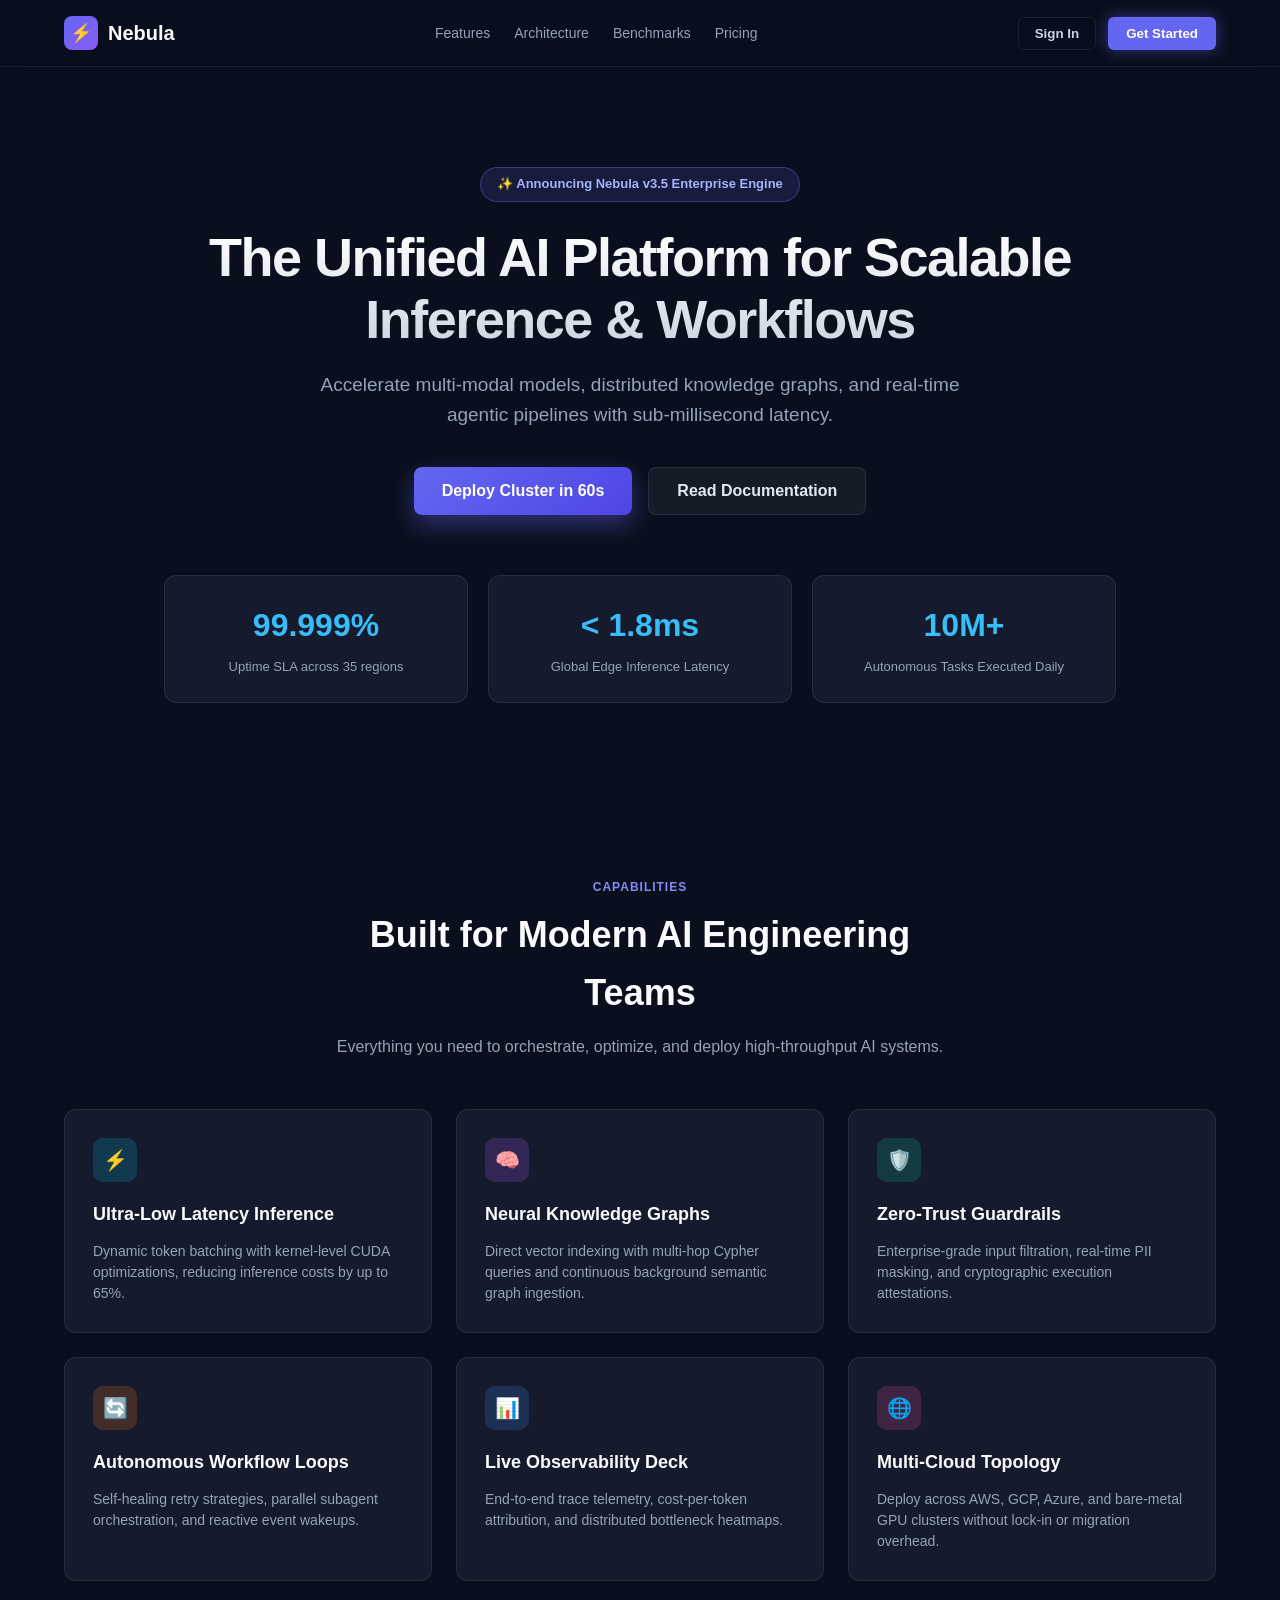
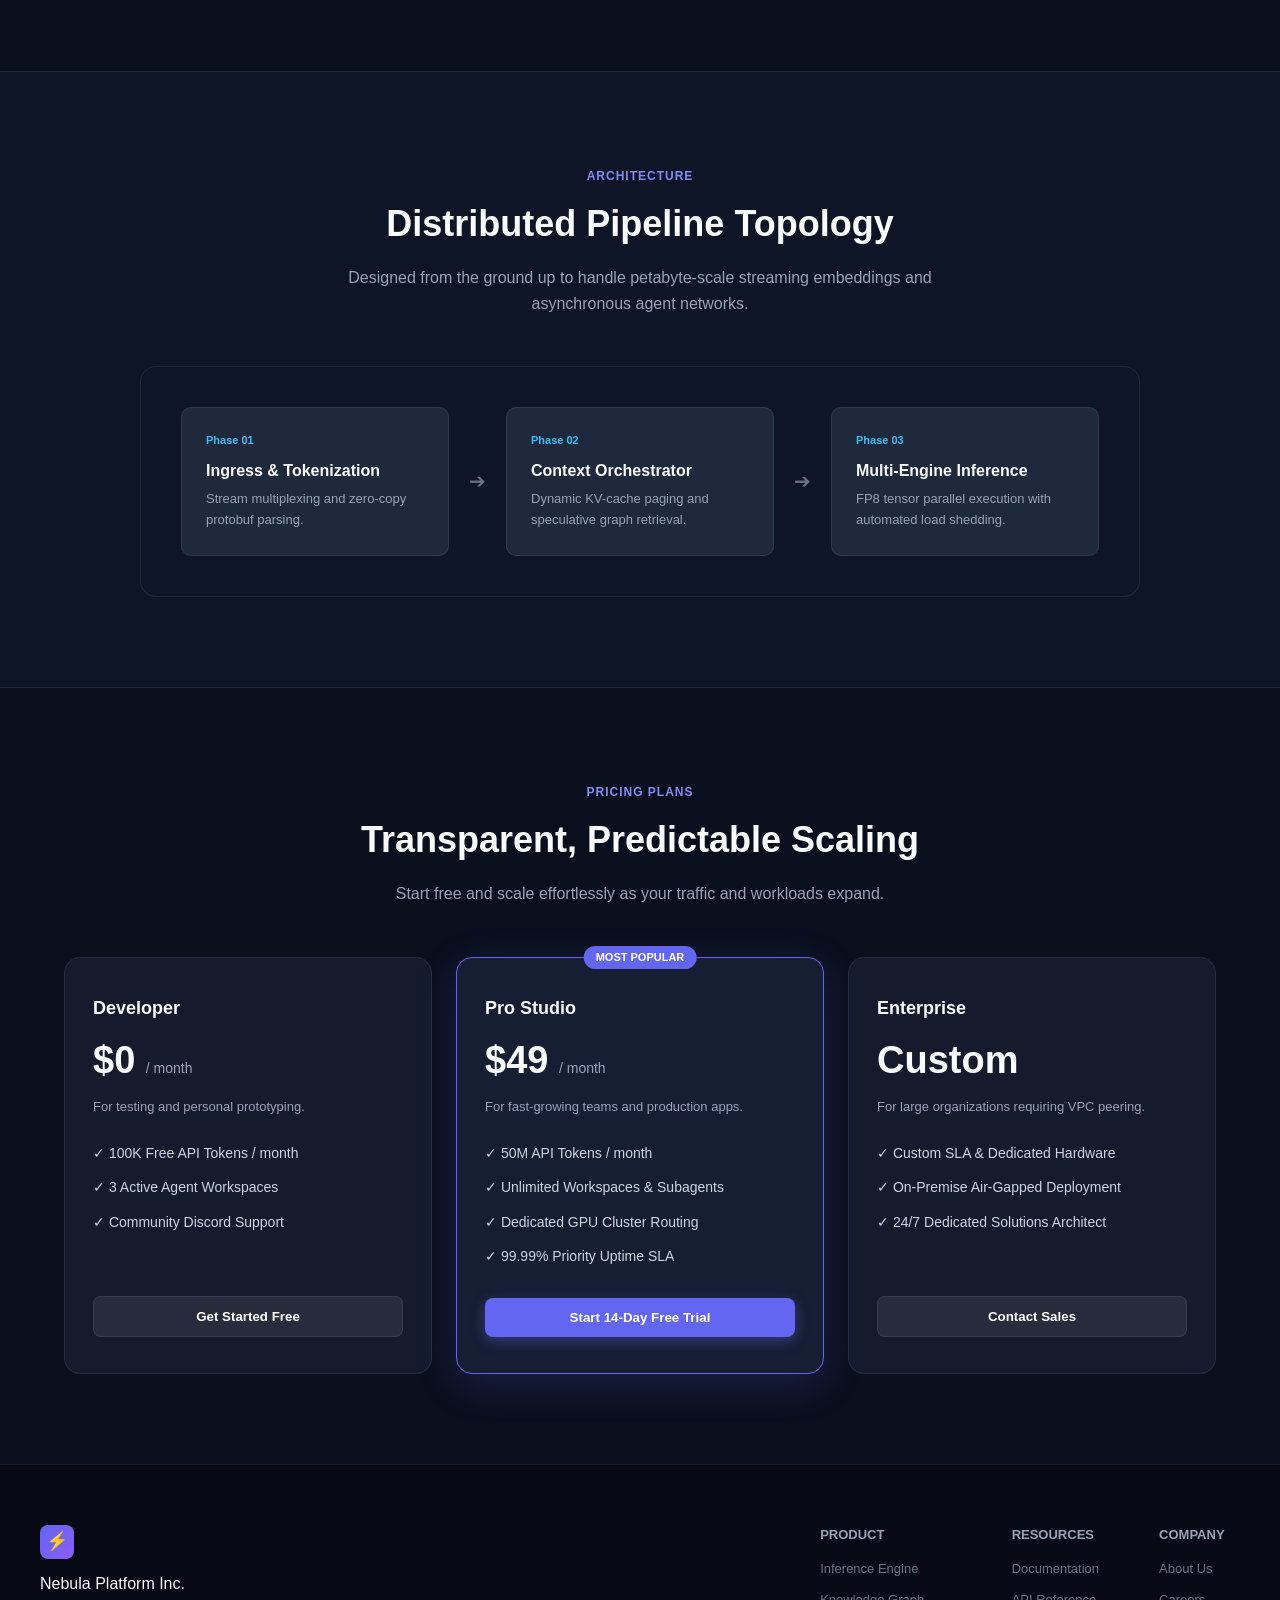
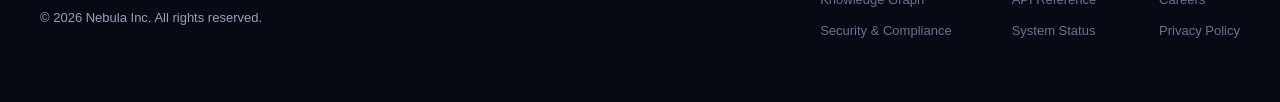
<file: demo/index.html>
<!DOCTYPE html>
<html lang="en">
<head>
  <meta charset="UTF-8">
  <meta name="viewport" content="width=device-width, initial-scale=1.0">
  <title>Nebula Cloud - Next-Gen Autonomous AI Platform</title>
  <link rel="stylesheet" href="style.css">
</head>
<body>
  <!-- Fixed Header -->
  <header class="navbar">
    <div class="nav-container">
      <div class="nav-brand">
        <div class="nav-logo">⚡</div>
        <span class="nav-title">Nebula</span>
      </div>
      <nav class="nav-links">
        <a href="#features">Features</a>
        <a href="#architecture">Architecture</a>
        <a href="#benchmarks">Benchmarks</a>
        <a href="#pricing">Pricing</a>
      </nav>
      <div class="nav-actions">
        <button class="btn-ghost">Sign In</button>
        <button class="btn-glow">Get Started</button>
      </div>
    </div>
  </header>

  <!-- Hero Section -->
  <section class="hero-section">
    <div class="hero-content">
      <div class="hero-pill">✨ Announcing Nebula v3.5 Enterprise Engine</div>
      <h1 class="hero-title">The Unified AI Platform for Scalable Inference & Workflows</h1>
      <p class="hero-subtitle">
        Accelerate multi-modal models, distributed knowledge graphs, and real-time agentic pipelines with sub-millisecond latency.
      </p>
      <div class="hero-buttons">
        <button class="btn-hero-primary">Deploy Cluster in 60s</button>
        <button class="btn-hero-secondary">Read Documentation</button>
      </div>
      <div class="stats-row">
        <div class="stat-card">
          <div class="stat-num">99.999%</div>
          <div class="stat-desc">Uptime SLA across 35 regions</div>
        </div>
        <div class="stat-card">
          <div class="stat-num">&lt; 1.8ms</div>
          <div class="stat-desc">Global Edge Inference Latency</div>
        </div>
        <div class="stat-card">
          <div class="stat-num">10M+</div>
          <div class="stat-desc">Autonomous Tasks Executed Daily</div>
        </div>
      </div>
    </div>
  </section>

  <!-- Feature Grid Section -->
  <section id="features" class="section-container">
    <div class="section-header">
      <span class="section-tag">Capabilities</span>
      <h2 class="section-title">Built for Modern AI Engineering Teams</h2>
      <p class="section-desc">Everything you need to orchestrate, optimize, and deploy high-throughput AI systems.</p>
    </div>

    <div class="grid-3">
      <div class="feature-card">
        <div class="feature-icon icon-cyan">⚡</div>
        <h3>Ultra-Low Latency Inference</h3>
        <p>Dynamic token batching with kernel-level CUDA optimizations, reducing inference costs by up to 65%.</p>
      </div>

      <div class="feature-card">
        <div class="feature-icon icon-purple">🧠</div>
        <h3>Neural Knowledge Graphs</h3>
        <p>Direct vector indexing with multi-hop Cypher queries and continuous background semantic graph ingestion.</p>
      </div>

      <div class="feature-card">
        <div class="feature-icon icon-emerald">🛡️</div>
        <h3>Zero-Trust Guardrails</h3>
        <p>Enterprise-grade input filtration, real-time PII masking, and cryptographic execution attestations.</p>
      </div>

      <div class="feature-card">
        <div class="feature-icon icon-orange">🔄</div>
        <h3>Autonomous Workflow Loops</h3>
        <p>Self-healing retry strategies, parallel subagent orchestration, and reactive event wakeups.</p>
      </div>

      <div class="feature-card">
        <div class="feature-icon icon-blue">📊</div>
        <h3>Live Observability Deck</h3>
        <p>End-to-end trace telemetry, cost-per-token attribution, and distributed bottleneck heatmaps.</p>
      </div>

      <div class="feature-card">
        <div class="feature-icon icon-pink">🌐</div>
        <h3>Multi-Cloud Topology</h3>
        <p>Deploy across AWS, GCP, Azure, and bare-metal GPU clusters without lock-in or migration overhead.</p>
      </div>
    </div>
  </section>

  <!-- Architecture Showcase -->
  <section id="architecture" class="section-container bg-subtle">
    <div class="section-header">
      <span class="section-tag">Architecture</span>
      <h2 class="section-title">Distributed Pipeline Topology</h2>
      <p class="section-desc">Designed from the ground up to handle petabyte-scale streaming embeddings and asynchronous agent networks.</p>
    </div>

    <div class="arch-box">
      <div class="arch-grid">
        <div class="arch-step">
          <div class="step-badge">Phase 01</div>
          <h4>Ingress & Tokenization</h4>
          <p>Stream multiplexing and zero-copy protobuf parsing.</p>
        </div>
        <div class="arch-arrow">➔</div>
        <div class="arch-step">
          <div class="step-badge">Phase 02</div>
          <h4>Context Orchestrator</h4>
          <p>Dynamic KV-cache paging and speculative graph retrieval.</p>
        </div>
        <div class="arch-arrow">➔</div>
        <div class="arch-step">
          <div class="step-badge">Phase 03</div>
          <h4>Multi-Engine Inference</h4>
          <p>FP8 tensor parallel execution with automated load shedding.</p>
        </div>
      </div>
    </div>
  </section>

  <!-- Pricing Comparison -->
  <section id="pricing" class="section-container">
    <div class="section-header">
      <span class="section-tag">Pricing Plans</span>
      <h2 class="section-title">Transparent, Predictable Scaling</h2>
      <p class="section-desc">Start free and scale effortlessly as your traffic and workloads expand.</p>
    </div>

    <div class="pricing-grid">
      <div class="pricing-card">
        <div class="plan-name">Developer</div>
        <div class="plan-price">$0 <span>/ month</span></div>
        <p class="plan-desc">For testing and personal prototyping.</p>
        <ul class="plan-features">
          <li>✓ 100K Free API Tokens / month</li>
          <li>✓ 3 Active Agent Workspaces</li>
          <li>✓ Community Discord Support</li>
        </ul>
        <button class="btn-card">Get Started Free</button>
      </div>

      <div class="pricing-card featured">
        <div class="featured-ribbon">Most Popular</div>
        <div class="plan-name">Pro Studio</div>
        <div class="plan-price">$49 <span>/ month</span></div>
        <p class="plan-desc">For fast-growing teams and production apps.</p>
        <ul class="plan-features">
          <li>✓ 50M API Tokens / month</li>
          <li>✓ Unlimited Workspaces & Subagents</li>
          <li>✓ Dedicated GPU Cluster Routing</li>
          <li>✓ 99.99% Priority Uptime SLA</li>
        </ul>
        <button class="btn-card primary">Start 14-Day Free Trial</button>
      </div>

      <div class="pricing-card">
        <div class="plan-name">Enterprise</div>
        <div class="plan-price">Custom</div>
        <p class="plan-desc">For large organizations requiring VPC peering.</p>
        <ul class="plan-features">
          <li>✓ Custom SLA & Dedicated Hardware</li>
          <li>✓ On-Premise Air-Gapped Deployment</li>
          <li>✓ 24/7 Dedicated Solutions Architect</li>
        </ul>
        <button class="btn-card">Contact Sales</button>
      </div>
    </div>
  </section>

  <!-- Footer -->
  <footer class="site-footer">
    <div class="footer-container">
      <div class="footer-brand">
        <div class="nav-logo">⚡</div>
        <span class="nav-title">Nebula Platform Inc.</span>
        <p class="footer-sub">© 2026 Nebula Inc. All rights reserved.</p>
      </div>
      <div class="footer-links-grid">
        <div class="footer-col">
          <h5>Product</h5>
          <a href="#">Inference Engine</a>
          <a href="#">Knowledge Graph</a>
          <a href="#">Security & Compliance</a>
        </div>
        <div class="footer-col">
          <h5>Resources</h5>
          <a href="#">Documentation</a>
          <a href="#">API Reference</a>
          <a href="#">System Status</a>
        </div>
        <div class="footer-col">
          <h5>Company</h5>
          <a href="#">About Us</a>
          <a href="#">Careers</a>
          <a href="#">Privacy Policy</a>
        </div>
      </div>
    </div>
  </footer>
</body>
</html>
</file>
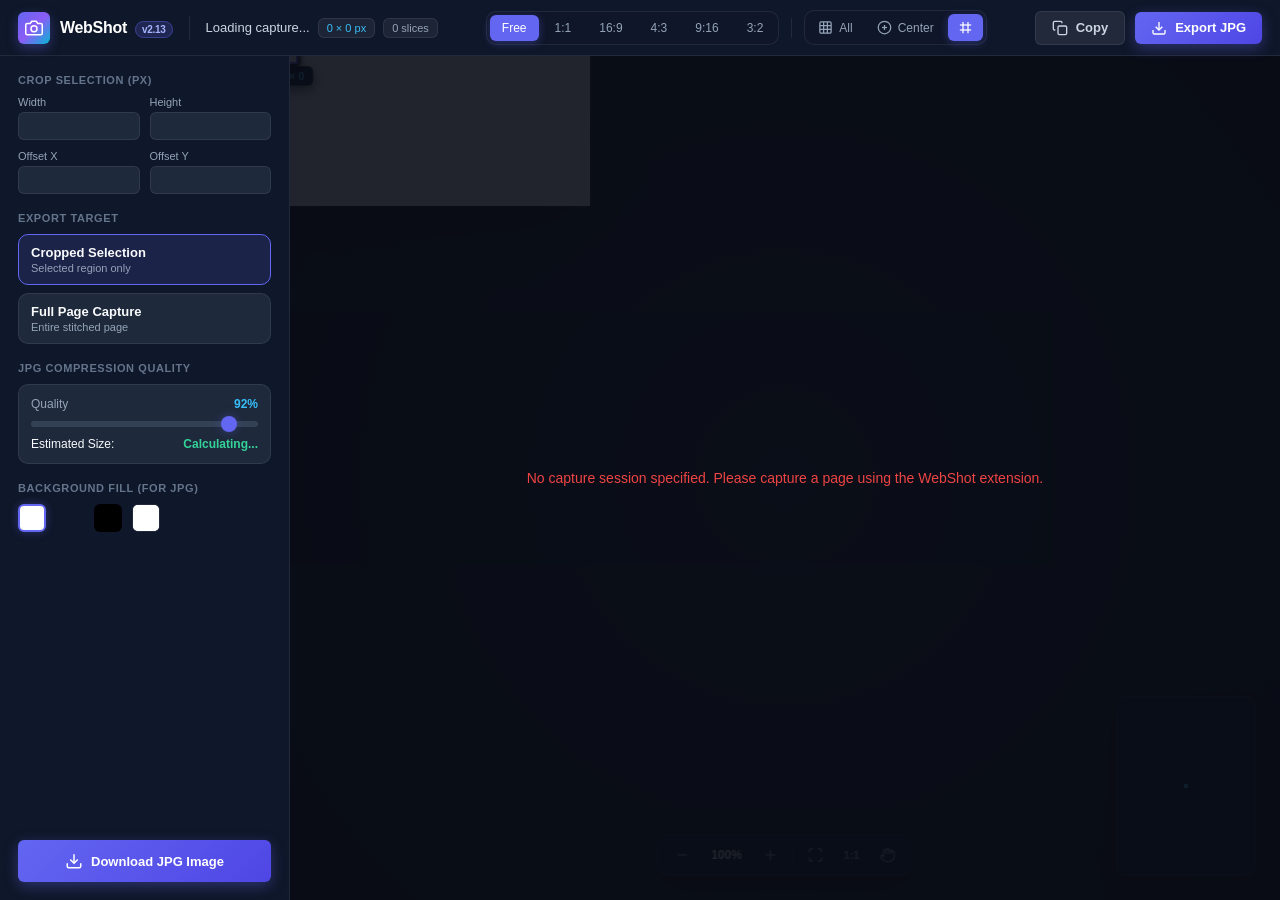
<file: editor/editor.html>
<!DOCTYPE html>
<html lang="en">
<head>
  <meta charset="UTF-8">
  <meta name="viewport" content="width=device-width, initial-scale=1.0">
  <title>WebShot Editor - Crop & Export JPG</title>
  <link rel="stylesheet" href="editor.css">
</head>
<body>
  <div class="editor-app">
    <!-- Top Navigation Header -->
    <header class="app-header">
      <div class="header-left">
        <div class="brand">
          <div class="brand-logo">
            <svg viewBox="0 0 24 24" fill="none" stroke="currentColor" stroke-width="2">
              <path d="M23 19a2 2 0 0 1-2 2H3a2 2 0 0 1-2-2V8a2 2 0 0 1 2-2h4l2-3h6l2 3h4a2 2 0 0 1 2 2z"></path>
              <circle cx="12" cy="13" r="4"></circle>
            </svg>
          </div>
          <span class="brand-title">WebShot <span class="badge">v2.13</span></span>
        </div>
        <div class="meta-divider"></div>
        <div class="page-meta">
          <span id="pageTitle" class="page-title-text" title="Page title">Loading capture...</span>
          <span id="dimensionBadge" class="dimension-badge">0 × 0 px</span>
          <span id="sliceCountBadge" class="slice-badge">0 slices</span>
        </div>
      </div>

      <div class="header-center">
        <!-- Aspect Ratio Controls -->
        <div class="toolbar-group aspect-group" id="aspectRatioGroup">
          <button class="tool-btn active" data-ratio="free" title="Freeform Crop">Free</button>
          <button class="tool-btn" data-ratio="1:1" title="Square (1:1)">1:1</button>
          <button class="tool-btn" data-ratio="16:9" title="Widescreen (16:9)">16:9</button>
          <button class="tool-btn" data-ratio="4:3" title="Standard (4:3)">4:3</button>
          <button class="tool-btn" data-ratio="9:16" title="Vertical Story / Mobile (9:16)">9:16</button>
          <button class="tool-btn" data-ratio="3:2" title="Photo (3:2)">3:2</button>
        </div>

        <div class="toolbar-divider"></div>

        <!-- Crop Utilities -->
        <div class="toolbar-group">
          <button id="btnSelectAll" class="tool-btn icon-tool-btn" title="Select Entire Image">
            <svg viewBox="0 0 24 24" width="15" height="15" fill="none" stroke="currentColor" stroke-width="2">
              <rect x="3" y="3" width="18" height="18" rx="2"></rect>
              <path d="M9 3v18M15 3v18M3 9h18M3 15h18"></path>
            </svg>
            <span>All</span>
          </button>
          <button id="btnCenterCrop" class="tool-btn icon-tool-btn" title="Center Crop Box">
            <svg viewBox="0 0 24 24" width="15" height="15" fill="none" stroke="currentColor" stroke-width="2">
              <circle cx="12" cy="12" r="10"></circle>
              <line x1="12" y1="8" x2="12" y2="16"></line>
              <line x1="8" y1="12" x2="16" y2="12"></line>
            </svg>
            <span>Center</span>
          </button>
          <button id="btnToggleGrid" class="tool-btn icon-tool-btn active" title="Toggle Composition Grid">
            <svg viewBox="0 0 24 24" width="15" height="15" fill="none" stroke="currentColor" stroke-width="2">
              <line x1="8" y1="3" x2="8" y2="21"></line>
              <line x1="16" y1="3" x2="16" y2="21"></line>
              <line x1="3" y1="8" x2="21" y2="8"></line>
              <line x1="3" y1="16" x2="21" y2="16"></line>
            </svg>
          </button>
        </div>
      </div>

      <div class="header-right">
        <!-- Quick Export Buttons -->
        <button id="btnCopyClipboard" class="btn-secondary">
          <svg viewBox="0 0 24 24" width="16" height="16" fill="none" stroke="currentColor" stroke-width="2">
            <rect x="9" y="9" width="13" height="13" rx="2" ry="2"></rect>
            <path d="M5 15H4a2 2 0 0 1-2-2V4a2 2 0 0 1 2-2h9a2 2 0 0 1 2 2v1"></path>
          </svg>
          <span>Copy</span>
        </button>

        <button id="btnOpenExportPanel" class="btn-primary">
          <svg viewBox="0 0 24 24" width="16" height="16" fill="none" stroke="currentColor" stroke-width="2">
            <path d="M21 15v4a2 2 0 0 1-2 2H5a2 2 0 0 1-2-2v-4"></path>
            <polyline points="7 10 12 15 17 10"></polyline>
            <line x1="12" y1="15" x2="12" y2="3"></line>
          </svg>
          <span>Export JPG</span>
        </button>
      </div>
    </header>

    <!-- Main Workspace -->
    <div class="workspace-layout">
      <!-- Left Tool Sidebar (Dimensions, Coordinates, Quick Adjust) -->
      <aside class="sidebar-panel">
        <div class="panel-section">
          <div class="section-heading">Crop Selection (px)</div>
          <div class="input-row">
            <div class="input-field">
              <label for="cropWidthInput">Width</label>
              <input type="number" id="cropWidthInput" min="10" step="1">
            </div>
            <div class="input-field">
              <label for="cropHeightInput">Height</label>
              <input type="number" id="cropHeightInput" min="10" step="1">
            </div>
          </div>
          <div class="input-row">
            <div class="input-field">
              <label for="cropXInput">Offset X</label>
              <input type="number" id="cropXInput" min="0" step="1">
            </div>
            <div class="input-field">
              <label for="cropYInput">Offset Y</label>
              <input type="number" id="cropYInput" min="0" step="1">
            </div>
          </div>
        </div>

        <div class="panel-section">
          <div class="section-heading">Export Target</div>
          <div class="radio-cards">
            <label class="radio-card active">
              <input type="radio" name="exportTarget" value="crop" checked>
              <span class="card-title">Cropped Selection</span>
              <span class="card-desc" id="cropTargetDesc">Selected region only</span>
            </label>
            <label class="radio-card">
              <input type="radio" name="exportTarget" value="full">
              <span class="card-title">Full Page Capture</span>
              <span class="card-desc" id="fullTargetDesc">Entire stitched page</span>
            </label>
          </div>
        </div>

        <div class="panel-section">
          <div class="section-heading">JPG Compression Quality</div>
          <div class="quality-slider-container">
            <div class="quality-header">
              <span class="quality-label">Quality</span>
              <span id="qualityValText" class="quality-val">92%</span>
            </div>
            <input type="range" id="jpgQualitySlider" min="20" max="100" value="92" class="slider-control">
            <div class="quality-footer">
              <span>Estimated Size:</span>
              <span id="estFileSize" class="est-size-val">Calculating...</span>
            </div>
          </div>
        </div>

        <div class="panel-section">
          <div class="section-heading">Background Fill (for JPG)</div>
          <div class="color-presets">
            <button class="color-btn active" data-color="#ffffff" style="background: #ffffff;" title="White"></button>
            <button class="color-btn" data-color="#0f172a" style="background: #0f172a;" title="Dark Slate"></button>
            <button class="color-btn" data-color="#000000" style="background: #000000;" title="Pure Black"></button>
            <div class="color-picker-wrapper">
              <input type="color" id="customBgColor" value="#ffffff">
            </div>
          </div>
        </div>

        <div class="panel-section export-action-box">
          <button id="btnDirectDownload" class="btn-primary btn-block">
            <svg viewBox="0 0 24 24" width="18" height="18" fill="none" stroke="currentColor" stroke-width="2">
              <path d="M21 15v4a2 2 0 0 1-2 2H5a2 2 0 0 1-2-2v-4"></path>
              <polyline points="7 10 12 15 17 10"></polyline>
              <line x1="12" y1="15" x2="12" y2="3"></line>
            </svg>
            <span>Download JPG Image</span>
          </button>
        </div>
      </aside>

      <!-- Central Canvas Viewport Stage -->
      <main class="canvas-stage" id="canvasStage">
        <!-- Loading Spinner Overlay -->
        <div id="loadingOverlay" class="loading-overlay">
          <div class="spinner"></div>
          <div class="loading-text" id="loadingStatusText">Stitching high-resolution capture...</div>
        </div>

        <!-- Canvas Container transformed by pan & zoom -->
        <div class="viewport-viewport" id="viewportViewport">
          <div class="canvas-transform-wrapper" id="canvasTransformWrapper">
            <canvas id="compositeCanvas" class="composite-canvas"></canvas>
            <!-- Interactive Crop Box Overlay Container -->
            <div id="cropperOverlay" class="cropper-overlay">
              <div id="cropShadeTop" class="crop-shade"></div>
              <div id="cropShadeBottom" class="crop-shade"></div>
              <div id="cropShadeLeft" class="crop-shade"></div>
              <div id="cropShadeRight" class="crop-shade"></div>

              <!-- Draggable / Resizable Crop Box -->
              <div id="cropBox" class="crop-box">
                <!-- Grid Lines -->
                <div class="crop-grid-line horizontal h1"></div>
                <div class="crop-grid-line horizontal h2"></div>
                <div class="crop-grid-line vertical v1"></div>
                <div class="crop-grid-line vertical v2"></div>

                <!-- Dimension Badge -->
                <div id="cropBadge" class="crop-box-badge">0 × 0</div>

                <!-- 8 Resize Handles -->
                <div class="crop-handle handle-nw" data-handle="nw"></div>
                <div class="crop-handle handle-n" data-handle="n"></div>
                <div class="crop-handle handle-ne" data-handle="ne"></div>
                <div class="crop-handle handle-e" data-handle="e"></div>
                <div class="crop-handle handle-se" data-handle="se"></div>
                <div class="crop-handle handle-s" data-handle="s"></div>
                <div class="crop-handle handle-sw" data-handle="sw"></div>
                <div class="crop-handle handle-w" data-handle="w"></div>
              </div>
            </div>
          </div>
        </div>

        <!-- Floating Canvas Controls (Zoom, Pan, Fit) -->
        <div class="floating-controls">
          <button id="btnZoomOut" class="float-btn" title="Zoom Out (-)">
            <svg viewBox="0 0 24 24" width="16" height="16" fill="none" stroke="currentColor" stroke-width="2">
              <line x1="5" y1="12" x2="19" y2="12"></line>
            </svg>
          </button>
          <span id="zoomLevelText" class="zoom-text">100%</span>
          <button id="btnZoomIn" class="float-btn" title="Zoom In (+)">
            <svg viewBox="0 0 24 24" width="16" height="16" fill="none" stroke="currentColor" stroke-width="2">
              <line x1="12" y1="5" x2="12" y2="19"></line>
              <line x1="5" y1="12" x2="19" y2="12"></line>
            </svg>
          </button>
          <div class="float-divider"></div>
          <button id="btnFitScreen" class="float-btn" title="Fit to Screen">
            <svg viewBox="0 0 24 24" width="16" height="16" fill="none" stroke="currentColor" stroke-width="2">
              <path d="M8 3H5a2 2 0 0 0-2 2v3m18 0V5a2 2 0 0 0-2-2h-3m0 18h3a2 2 0 0 0 2-2v-3M3 16v3a2 2 0 0 0 2 2h3"></path>
            </svg>
          </button>
          <button id="btnActualSize" class="float-btn" title="100% Actual Size">
            <span>1:1</span>
          </button>
          <button id="btnPanTool" class="float-btn" title="Toggle Pan / Hand Tool (Space + Drag)">
            <svg viewBox="0 0 24 24" width="16" height="16" fill="none" stroke="currentColor" stroke-width="2">
              <path d="M18 11V6a2 2 0 0 0-2-2v0a2 2 0 0 0-2 2v0"></path>
              <path d="M14 10V4a2 2 0 0 0-2-2v0a2 2 0 0 0-2 2v2"></path>
              <path d="M10 10.5V6a2 2 0 0 0-2-2v0a2 2 0 0 0-2 2v8"></path>
              <path d="M18 8a2 2 0 1 1 4 0v6a8 8 0 0 1-8 8h-2c-2.8 0-4.5-.86-5.99-2.34l-3.6-3.6a2 2 0 0 1 2.83-2.82L7 15"></path>
            </svg>
          </button>
        </div>

        <!-- Minimap Navigator Thumbnail -->
        <div id="minimap" class="minimap-container">
          <canvas id="minimapCanvas" class="minimap-canvas"></canvas>
          <div id="minimapViewportRect" class="minimap-viewport-rect"></div>
        </div>
      </main>
    </div>

    <!-- Export Modal Dialog -->
    <dialog id="exportDialog" class="modal-dialog">
      <div class="modal-card">
        <div class="modal-header">
          <div class="modal-title">Export Screenshot to JPG</div>
          <button id="btnCloseModal" class="btn-close-modal">✕</button>
        </div>
        <div class="modal-body">
          <div class="form-group">
            <label for="exportFilename">Filename</label>
            <div class="input-with-ext">
              <input type="text" id="exportFilename" value="webshot-capture">
              <span class="file-ext">.jpg</span>
            </div>
          </div>

          <div class="export-summary-grid">
            <div class="summary-item">
              <span class="summary-lbl">Resolution</span>
              <span id="modalExportRes" class="summary-val">0 × 0 px</span>
            </div>
            <div class="summary-item">
              <span class="summary-lbl">Est. Size</span>
              <span id="modalExportSize" class="summary-val">~1.2 MB</span>
            </div>
            <div class="summary-item">
              <span class="summary-lbl">Format</span>
              <span class="summary-val">JPEG (JPG)</span>
            </div>
            <div class="summary-item">
              <span class="summary-lbl">Quality</span>
              <span id="modalQualityText" class="summary-val">92%</span>
            </div>
          </div>
        </div>
        <div class="modal-footer">
          <button id="btnModalCancel" class="btn-secondary">Cancel</button>
          <button id="btnModalCopy" class="btn-secondary">Copy Image</button>
          <button id="btnModalDownload" class="btn-primary">Download JPG</button>
        </div>
      </div>
    </dialog>

    <!-- Toast Notification Banner -->
    <div id="toastNotification" class="toast-notification hidden">
      <span id="toastIcon">✓</span>
      <span id="toastMessage">Success!</span>
    </div>
  </div>

  <script src="cropper.js"></script>
  <script src="editor.js"></script>
</body>
</html>
</file>
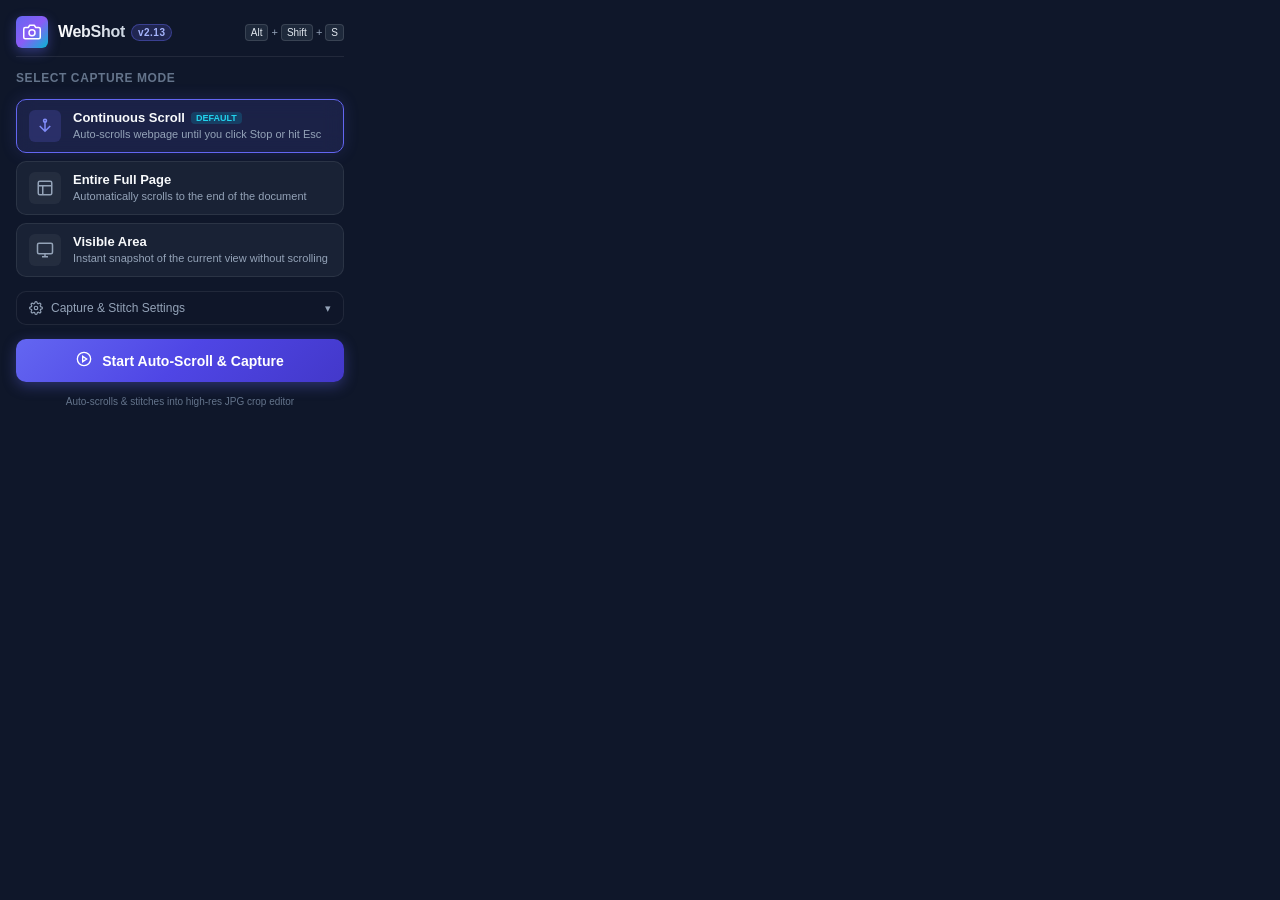
<file: popup/popup.html>
<!DOCTYPE html>
<html lang="en">
<head>
  <meta charset="UTF-8">
  <meta name="viewport" content="width=device-width, initial-scale=1.0">
  <title>WebShot Capture</title>
  <link rel="stylesheet" href="popup.css">
</head>
<body>
  <div class="popup-container">
    <!-- Header -->
    <header class="header">
      <div class="brand">
        <div class="logo-icon">
          <svg viewBox="0 0 24 24" fill="none" stroke="currentColor" stroke-width="2" stroke-linecap="round" stroke-linejoin="round">
            <path d="M23 19a2 2 0 0 1-2 2H3a2 2 0 0 1-2-2V8a2 2 0 0 1 2-2h4l2-3h6l2 3h4a2 2 0 0 1 2 2z"></path>
            <circle cx="12" cy="13" r="4"></circle>
          </svg>
        </div>
        <div class="brand-text">
          <span class="brand-name">WebShot</span>
          <span class="brand-badge">v2.13</span>
        </div>
      </div>
      <div class="shortcut-badge" title="Quick keyboard shortcut">
        <kbd>Alt</kbd>+<kbd>Shift</kbd>+<kbd>S</kbd>
      </div>
    </header>

    <!-- Status Bar (Shown when capture is active) -->
    <div id="activeBanner" class="active-banner hidden">
      <div class="pulse-indicator"></div>
      <span>Capturing in progress...</span>
      <button id="btnQuickStop" class="btn-quick-stop">Stop & Edit</button>
    </div>

    <!-- Capture Mode Cards -->
    <div class="section-title">Select Capture Mode</div>
    <div class="mode-grid">
      <!-- Mode 1: Continuous (Default) -->
      <label class="mode-card active" data-mode="continuous">
        <input type="radio" name="captureMode" value="continuous" checked>
        <div class="mode-icon-box">
          <svg viewBox="0 0 24 24" fill="none" stroke="currentColor" stroke-width="2">
            <path d="M12 5v14M19 12l-7 7-7-7"/>
            <circle cx="12" cy="5" r="2"/>
          </svg>
        </div>
        <div class="mode-info">
          <div class="mode-title">
            <span>Continuous Scroll</span>
            <span class="pill-rec">Default</span>
          </div>
          <p class="mode-desc">Auto-scrolls webpage until you click Stop or hit Esc</p>
        </div>
      </label>

      <!-- Mode 2: Auto Full Page -->
      <label class="mode-card" data-mode="full">
        <input type="radio" name="captureMode" value="full">
        <div class="mode-icon-box">
          <svg viewBox="0 0 24 24" fill="none" stroke="currentColor" stroke-width="2">
            <rect x="3" y="3" width="18" height="18" rx="2"/>
            <path d="M3 9h18M9 21V9"/>
          </svg>
        </div>
        <div class="mode-info">
          <div class="mode-title">Entire Full Page</div>
          <p class="mode-desc">Automatically scrolls to the end of the document</p>
        </div>
      </label>

      <!-- Mode 3: Visible Area -->
      <label class="mode-card" data-mode="visible">
        <input type="radio" name="captureMode" value="visible">
        <div class="mode-icon-box">
          <svg viewBox="0 0 24 24" fill="none" stroke="currentColor" stroke-width="2">
            <rect x="2" y="3" width="20" height="14" rx="2" ry="2"></rect>
            <line x1="8" y1="21" x2="16" y2="21"></line>
            <line x1="12" y1="17" x2="12" y2="21"></line>
          </svg>
        </div>
        <div class="mode-info">
          <div class="mode-title">Visible Area</div>
          <p class="mode-desc">Instant snapshot of the current view without scrolling</p>
        </div>
      </label>
    </div>

    <!-- Capture Settings Accordion -->
    <details class="settings-accordion">
      <summary class="accordion-header">
        <svg viewBox="0 0 24 24" width="14" height="14" fill="none" stroke="currentColor" stroke-width="2">
          <circle cx="12" cy="12" r="3"></circle>
          <path d="M19.4 15a1.65 1.65 0 0 0 .33 1.82l.06.06a2 2 0 0 1 0 2.83 2 2 0 0 1-2.83 0l-.06-.06a1.65 1.65 0 0 0-1.82-.33 1.65 1.65 0 0 0-1 1.51V21a2 2 0 0 1-2 2 2 2 0 0 1-2-2v-.09A1.65 1.65 0 0 0 9 19.4a1.65 1.65 0 0 0-1.82.33l-.06.06a2 2 0 0 1-2.83 0 2 2 0 0 1 0-2.83l.06-.06a1.65 1.65 0 0 0 .33-1.82 1.65 1.65 0 0 0-1.51-1H3a2 2 0 0 1-2-2 2 2 0 0 1 2-2h.09A1.65 1.65 0 0 0 4.6 9a1.65 1.65 0 0 0-.33-1.82l-.06-.06a2 2 0 0 1 0-2.83 2 2 0 0 1 2.83 0l.06.06a1.65 1.65 0 0 0 1.82.33H9a1.65 1.65 0 0 0 1-1.51V3a2 2 0 0 1 2-2 2 2 0 0 1 2 2v.09a1.65 1.65 0 0 0 1 1.51 1.65 1.65 0 0 0 1.82-.33l.06-.06a2 2 0 0 1 2.83 0 2 2 0 0 1 0 2.83l-.06.06a1.65 1.65 0 0 0-.33 1.82V9a1.65 1.65 0 0 0 1.51 1H21a2 2 0 0 1 2 2 2 2 0 0 1-2 2h-.09a1.65 1.65 0 0 0-1.51 1z"></path>
        </svg>
        <span>Capture & Stitch Settings</span>
        <span class="chevron">▾</span>
      </summary>
      <div class="settings-body">
        <div class="setting-row">
          <div class="setting-text">
            <span class="setting-label">Scroll Speed / Delay</span>
            <span class="setting-sub">Allows lazy images to load</span>
          </div>
          <select id="scrollDelay" class="custom-select">
            <option value="200">Fast (200ms)</option>
            <option value="350" selected>Standard (350ms)</option>
            <option value="600">Deep Lazy-Load (600ms)</option>
          </select>
        </div>
        <div class="setting-row">
          <div class="setting-text">
            <span class="setting-label">Hide Sticky Headers</span>
            <span class="setting-sub">Avoids duplicate header bars</span>
          </div>
          <label class="toggle-switch">
            <input type="checkbox" id="toggleHideFixed" checked>
            <span class="slider"></span>
          </label>
        </div>
      </div>
    </details>

    <!-- Error message alert -->
    <div id="errorMessage" class="error-banner hidden"></div>

    <!-- Main Trigger Button -->
    <button id="btnStartCapture" class="btn-primary">
      <div class="btn-icon">
        <svg viewBox="0 0 24 24" fill="none" stroke="currentColor" stroke-width="2">
          <circle cx="12" cy="12" r="10"></circle>
          <polygon points="10 8 16 12 10 16 10 8"></polygon>
        </svg>
      </div>
      <span id="btnLabel">Start Auto-Scroll & Capture</span>
    </button>

    <!-- Footer -->
    <footer class="footer">
      <span>Auto-scrolls & stitches into high-res JPG crop editor</span>
    </footer>
  </div>

  <script src="popup.js"></script>
</body>
</html>
</file>
<file: demo/style.css>
/* Demo Page Stylesheet */
:root {
  --bg-main: #0a0f1d;
  --bg-card: rgba(26, 34, 53, 0.7);
  --border: rgba(255, 255, 255, 0.08);
  --primary: #6366f1;
  --text-main: #f8fafc;
  --text-muted: #94a3b8;
  --font-family: -apple-system, BlinkMacSystemFont, 'Segoe UI', Roboto, sans-serif;
}

* {
  box-sizing: border-box;
  margin: 0;
  padding: 0;
}

body {
  background-color: var(--bg-main);
  color: var(--text-main);
  font-family: var(--font-family);
  line-height: 1.6;
}

.navbar {
  position: sticky;
  top: 0;
  z-index: 100;
  background: rgba(10, 15, 29, 0.85);
  backdrop-filter: blur(12px);
  border-bottom: 1px solid var(--border);
  padding: 16px 0;
}

.nav-container {
  max-width: 1200px;
  margin: 0 auto;
  padding: 0 24px;
  display: flex;
  align-items: center;
  justify-content: space-between;
}

.nav-brand {
  display: flex;
  align-items: center;
  gap: 10px;
  font-size: 20px;
  font-weight: 700;
}

.nav-logo {
  width: 34px;
  height: 34px;
  background: linear-gradient(135deg, #6366f1, #8b5cf6);
  border-radius: 8px;
  display: flex;
  align-items: center;
  justify-content: center;
  font-size: 18px;
}

.nav-links {
  display: flex;
  gap: 24px;
}

.nav-links a {
  color: var(--text-muted);
  text-decoration: none;
  font-size: 14px;
  font-weight: 500;
  transition: color 0.15s;
}

.nav-links a:hover {
  color: #ffffff;
}

.nav-actions {
  display: flex;
  gap: 12px;
}

.btn-ghost {
  background: transparent;
  color: #cbd5e1;
  border: 1px solid var(--border);
  padding: 8px 16px;
  border-radius: 6px;
  font-weight: 600;
  cursor: pointer;
}

.btn-glow {
  background: #6366f1;
  color: #ffffff;
  border: none;
  padding: 8px 18px;
  border-radius: 6px;
  font-weight: 600;
  cursor: pointer;
  box-shadow: 0 0 16px rgba(99, 102, 241, 0.5);
}

.hero-section {
  padding: 100px 24px 80px;
  text-align: center;
  max-width: 1000px;
  margin: 0 auto;
}

.hero-pill {
  display: inline-block;
  padding: 6px 16px;
  background: rgba(99, 102, 241, 0.15);
  border: 1px solid rgba(99, 102, 241, 0.4);
  border-radius: 999px;
  color: #a5b4fc;
  font-size: 13px;
  font-weight: 600;
  margin-bottom: 24px;
}

.hero-title {
  font-size: 54px;
  line-height: 1.15;
  font-weight: 800;
  letter-spacing: -1.5px;
  background: linear-gradient(180deg, #ffffff 0%, #cbd5e1 100%);
  -webkit-background-clip: text;
  -webkit-text-fill-color: transparent;
  margin-bottom: 20px;
}

.hero-subtitle {
  font-size: 19px;
  color: var(--text-muted);
  max-width: 700px;
  margin: 0 auto 36px;
}

.hero-buttons {
  display: flex;
  justify-content: center;
  gap: 16px;
  margin-bottom: 60px;
}

.btn-hero-primary {
  background: linear-gradient(135deg, #6366f1, #4f46e5);
  color: #ffffff;
  border: none;
  padding: 14px 28px;
  border-radius: 8px;
  font-size: 16px;
  font-weight: 700;
  cursor: pointer;
  box-shadow: 0 10px 25px rgba(99, 102, 241, 0.4);
}

.btn-hero-secondary {
  background: rgba(255, 255, 255, 0.05);
  color: #e2e8f0;
  border: 1px solid var(--border);
  padding: 14px 28px;
  border-radius: 8px;
  font-size: 16px;
  font-weight: 600;
  cursor: pointer;
}

.stats-row {
  display: grid;
  grid-template-columns: repeat(3, 1fr);
  gap: 20px;
  margin-top: 40px;
}

.stat-card {
  background: var(--bg-card);
  border: 1px solid var(--border);
  padding: 24px;
  border-radius: 12px;
}

.stat-num {
  font-size: 32px;
  font-weight: 800;
  color: #38bdf8;
  margin-bottom: 6px;
}

.stat-desc {
  font-size: 13px;
  color: var(--text-muted);
}

.section-container {
  max-width: 1200px;
  margin: 0 auto;
  padding: 90px 24px;
}

.bg-subtle {
  background: #0e1526;
  border-top: 1px solid var(--border);
  border-bottom: 1px solid var(--border);
  max-width: 100%;
}

.section-header {
  text-align: center;
  max-width: 650px;
  margin: 0 auto 50px;
}

.section-tag {
  font-size: 12px;
  font-weight: 700;
  text-transform: uppercase;
  color: #818cf8;
  letter-spacing: 1px;
}

.section-title {
  font-size: 36px;
  font-weight: 700;
  margin: 8px 0 12px;
}

.section-desc {
  font-size: 16px;
  color: var(--text-muted);
}

.grid-3 {
  display: grid;
  grid-template-columns: repeat(3, 1fr);
  gap: 24px;
}

.feature-card {
  background: var(--bg-card);
  border: 1px solid var(--border);
  padding: 28px;
  border-radius: 12px;
  display: flex;
  flex-direction: column;
  gap: 12px;
}

.feature-icon {
  width: 44px;
  height: 44px;
  border-radius: 10px;
  display: flex;
  align-items: center;
  justify-content: center;
  font-size: 20px;
  margin-bottom: 6px;
}

.icon-cyan { background: rgba(6, 182, 212, 0.2); }
.icon-purple { background: rgba(168, 85, 247, 0.2); }
.icon-emerald { background: rgba(16, 185, 129, 0.2); }
.icon-orange { background: rgba(249, 115, 22, 0.2); }
.icon-blue { background: rgba(59, 130, 246, 0.2); }
.icon-pink { background: rgba(236, 72, 153, 0.2); }

.feature-card h3 {
  font-size: 18px;
  font-weight: 600;
}

.feature-card p {
  font-size: 14px;
  color: var(--text-muted);
  line-height: 1.5;
}

.arch-box {
  max-width: 1000px;
  margin: 0 auto;
  background: rgba(15, 23, 42, 0.6);
  border: 1px solid var(--border);
  border-radius: 16px;
  padding: 40px;
}

.arch-grid {
  display: flex;
  align-items: center;
  justify-content: space-between;
  gap: 20px;
}

.arch-step {
  flex: 1;
  background: #1e293b;
  border: 1px solid var(--border);
  padding: 24px;
  border-radius: 10px;
}

.step-badge {
  font-size: 11px;
  font-weight: 700;
  color: #38bdf8;
  margin-bottom: 8px;
}

.arch-step h4 {
  font-size: 16px;
  margin-bottom: 6px;
}

.arch-step p {
  font-size: 13px;
  color: var(--text-muted);
}

.arch-arrow {
  color: #64748b;
  font-size: 20px;
}

.pricing-grid {
  display: grid;
  grid-template-columns: repeat(3, 1fr);
  gap: 24px;
}

.pricing-card {
  background: var(--bg-card);
  border: 1px solid var(--border);
  padding: 36px 28px;
  border-radius: 16px;
  display: flex;
  flex-direction: column;
  position: relative;
}

.pricing-card.featured {
  background: #161e33;
  border-color: #6366f1;
  box-shadow: 0 10px 40px rgba(99, 102, 241, 0.2);
}

.featured-ribbon {
  position: absolute;
  top: -12px;
  left: 50%;
  transform: translateX(-50%);
  background: #6366f1;
  color: #ffffff;
  font-size: 11px;
  font-weight: 700;
  padding: 3px 12px;
  border-radius: 999px;
  text-transform: uppercase;
}

.plan-name {
  font-size: 18px;
  font-weight: 700;
  margin-bottom: 8px;
}

.plan-price {
  font-size: 38px;
  font-weight: 800;
  margin-bottom: 6px;
}

.plan-price span {
  font-size: 14px;
  color: var(--text-muted);
  font-weight: 400;
}

.plan-desc {
  font-size: 13px;
  color: var(--text-muted);
  margin-bottom: 24px;
}

.plan-features {
  list-style: none;
  display: flex;
  flex-direction: column;
  gap: 12px;
  margin-bottom: 30px;
  font-size: 14px;
  color: #cbd5e1;
}

.btn-card {
  margin-top: auto;
  width: 100%;
  padding: 12px;
  background: rgba(255, 255, 255, 0.08);
  border: 1px solid var(--border);
  color: #ffffff;
  border-radius: 8px;
  font-weight: 600;
  cursor: pointer;
  transition: all 0.15s;
}

.btn-card.primary {
  background: #6366f1;
  border: none;
  box-shadow: 0 4px 14px rgba(99, 102, 241, 0.4);
}

.site-footer {
  border-top: 1px solid var(--border);
  padding: 60px 24px;
  background: #070a14;
}

.footer-container {
  max-width: 1200px;
  margin: 0 auto;
  display: flex;
  justify-content: space-between;
}

.footer-brand {
  display: flex;
  flex-direction: column;
  gap: 12px;
}

.footer-sub {
  font-size: 13px;
  color: var(--text-muted);
}

.footer-links-grid {
  display: flex;
  gap: 60px;
}

.footer-col {
  display: flex;
  flex-direction: column;
  gap: 10px;
}

.footer-col h5 {
  font-size: 13px;
  text-transform: uppercase;
  color: #94a3b8;
  margin-bottom: 4px;
}

.footer-col a {
  color: #64748b;
  text-decoration: none;
  font-size: 13px;
}

.footer-col a:hover {
  color: #cbd5e1;
}
</file>
<file: editor/editor.css>
/* WebShot Studio Editor Stylesheet */
:root {
  --bg-darkest: #090d16;
  --bg-dark: #0f172a;
  --bg-panel: #1e293b;
  --bg-panel-hover: #334155;
  --border-color: rgba(255, 255, 255, 0.08);
  --border-highlight: rgba(99, 102, 241, 0.4);
  --primary: #6366f1;
  --primary-hover: #4f46e5;
  --primary-glow: rgba(99, 102, 241, 0.35);
  --accent-cyan: #06b6d4;
  --accent-emerald: #10b981;
  --text-main: #f8fafc;
  --text-muted: #94a3b8;
  --text-dim: #64748b;
  --radius-lg: 14px;
  --radius-md: 10px;
  --radius-sm: 6px;
  --font-family: -apple-system, BlinkMacSystemFont, 'Segoe UI', Roboto, Helvetica, Arial, sans-serif;
}

* {
  box-sizing: border-box;
  margin: 0;
  padding: 0;
}

html, body {
  width: 100%;
  height: 100%;
  overflow: hidden;
  background-color: var(--bg-darkest);
  color: var(--text-main);
  font-family: var(--font-family);
  user-select: none;
}

.editor-app {
  display: flex;
  flex-direction: column;
  width: 100vw;
  height: 100vh;
}

/* Header */
.app-header {
  height: 56px;
  background: var(--bg-dark);
  border-bottom: 1px solid var(--border-color);
  display: flex;
  align-items: center;
  justify-content: space-between;
  padding: 0 18px;
  z-index: 100;
  flex-shrink: 0;
}

.header-left {
  display: flex;
  align-items: center;
  gap: 16px;
}

.brand {
  display: flex;
  align-items: center;
  gap: 10px;
}

.brand-logo {
  width: 32px;
  height: 32px;
  border-radius: var(--radius-sm);
  background: linear-gradient(135deg, #6366f1, #8b5cf6, #06b6d4);
  display: flex;
  align-items: center;
  justify-content: center;
  box-shadow: 0 4px 12px var(--primary-glow);
}

.brand-logo svg {
  width: 18px;
  height: 18px;
  color: #ffffff;
}

.brand-title {
  font-size: 16px;
  font-weight: 700;
  letter-spacing: -0.3px;
  color: #ffffff;
}

.brand-title .badge {
  font-size: 10px;
  font-weight: 800;
  padding: 2px 6px;
  background: rgba(99, 102, 241, 0.2);
  color: #a5b4fc;
  border: 1px solid rgba(99, 102, 241, 0.4);
  border-radius: 999px;
  margin-left: 4px;
}

.meta-divider {
  width: 1px;
  height: 24px;
  background: var(--border-color);
}

.page-meta {
  display: flex;
  align-items: center;
  gap: 8px;
}

.page-title-text {
  font-size: 13px;
  font-weight: 500;
  color: #cbd5e1;
  max-width: 240px;
  white-space: nowrap;
  overflow: hidden;
  text-overflow: ellipsis;
}

.dimension-badge, .slice-badge {
  font-size: 11px;
  padding: 3px 8px;
  background: rgba(255, 255, 255, 0.06);
  border: 1px solid rgba(255, 255, 255, 0.08);
  border-radius: var(--radius-sm);
  color: #94a3b8;
  font-variant-numeric: tabular-nums;
}

.dimension-badge {
  color: #38bdf8;
}

/* Header Center Toolbar */
.header-center {
  display: flex;
  align-items: center;
  gap: 12px;
}

.toolbar-group {
  display: flex;
  align-items: center;
  gap: 4px;
  background: rgba(15, 23, 42, 0.6);
  border: 1px solid var(--border-color);
  padding: 3px;
  border-radius: var(--radius-md);
}

.toolbar-divider {
  width: 1px;
  height: 20px;
  background: var(--border-color);
}

.tool-btn {
  background: transparent;
  color: var(--text-muted);
  border: none;
  border-radius: var(--radius-sm);
  padding: 6px 12px;
  font-size: 12px;
  font-weight: 500;
  cursor: pointer;
  transition: all 0.15s ease;
  display: flex;
  align-items: center;
  gap: 6px;
}

.tool-btn:hover {
  background: rgba(255, 255, 255, 0.08);
  color: var(--text-main);
}

.tool-btn.active {
  background: var(--primary);
  color: #ffffff;
  box-shadow: 0 2px 8px var(--primary-glow);
}

.icon-tool-btn {
  padding: 6px 10px;
}

/* Header Right */
.header-right {
  display: flex;
  align-items: center;
  gap: 10px;
}

.btn-primary, .btn-secondary {
  border: none;
  border-radius: var(--radius-sm);
  font-size: 13px;
  font-weight: 600;
  padding: 8px 16px;
  cursor: pointer;
  display: flex;
  align-items: center;
  gap: 8px;
  transition: all 0.15s ease;
}

.btn-primary {
  background: linear-gradient(135deg, #6366f1 0%, #4f46e5 100%);
  color: #ffffff;
  box-shadow: 0 4px 14px var(--primary-glow);
}

.btn-primary:hover {
  transform: translateY(-1px);
  box-shadow: 0 6px 18px rgba(99, 102, 241, 0.5);
}

.btn-secondary {
  background: rgba(255, 255, 255, 0.08);
  color: #cbd5e1;
  border: 1px solid var(--border-color);
}

.btn-secondary:hover {
  background: rgba(255, 255, 255, 0.12);
  color: #ffffff;
}

.btn-block {
  width: 100%;
  justify-content: center;
  padding: 12px 16px;
}

/* Workspace Layout */
.workspace-layout {
  display: flex;
  flex: 1;
  overflow: hidden;
  position: relative;
}

/* Sidebar Panel */
.sidebar-panel {
  width: 290px;
  background: var(--bg-dark);
  border-right: 1px solid var(--border-color);
  display: flex;
  flex-direction: column;
  gap: 18px;
  padding: 18px;
  overflow-y: auto;
  overflow-x: hidden;
  box-sizing: border-box;
  flex-shrink: 0;
  z-index: 20;
}

.sidebar-panel::-webkit-scrollbar {
  width: 5px;
}

.sidebar-panel::-webkit-scrollbar-track {
  background: transparent;
}

.sidebar-panel::-webkit-scrollbar-thumb {
  background: rgba(255, 255, 255, 0.15);
  border-radius: 4px;
}

.sidebar-panel::-webkit-scrollbar-thumb:hover {
  background: rgba(255, 255, 255, 0.25);
}

.panel-section {
  display: flex;
  flex-direction: column;
  gap: 10px;
  min-width: 0;
}

.section-heading {
  font-size: 11px;
  font-weight: 700;
  text-transform: uppercase;
  letter-spacing: 0.6px;
  color: var(--text-dim);
}

.input-row {
  display: grid;
  grid-template-columns: repeat(2, minmax(0, 1fr));
  gap: 10px;
  width: 100%;
  box-sizing: border-box;
}

.input-field {
  display: flex;
  flex-direction: column;
  gap: 4px;
  min-width: 0;
}

.input-field label {
  font-size: 11px;
  color: var(--text-muted);
}

.input-field input {
  width: 100%;
  min-width: 0;
  box-sizing: border-box;
  background: #1e293b;
  border: 1px solid var(--border-color);
  border-radius: var(--radius-sm);
  color: var(--text-main);
  padding: 6px 10px;
  font-size: 12px;
  font-family: inherit;
  outline: none;
}

.input-field input:focus {
  border-color: var(--border-highlight);
}

/* Radio Cards */
.radio-cards {
  display: flex;
  flex-direction: column;
  gap: 8px;
}

.radio-card {
  background: #1e293b;
  border: 1px solid var(--border-color);
  border-radius: var(--radius-md);
  padding: 10px 12px;
  display: flex;
  flex-direction: column;
  gap: 2px;
  cursor: pointer;
  transition: all 0.15s ease;
}

.radio-card input {
  display: none;
}

.radio-card:hover {
  background: #283548;
}

.radio-card.active {
  background: rgba(99, 102, 241, 0.15);
  border-color: var(--primary);
}

.radio-card .card-title {
  font-size: 13px;
  font-weight: 600;
  color: var(--text-main);
}

.radio-card .card-desc {
  font-size: 11px;
  color: var(--text-muted);
}

/* Quality Slider */
.quality-slider-container {
  background: #1e293b;
  border: 1px solid var(--border-color);
  border-radius: var(--radius-md);
  padding: 12px;
  display: flex;
  flex-direction: column;
  gap: 10px;
}

.quality-header, .quality-footer {
  display: flex;
  justify-content: space-between;
  font-size: 12px;
}

.quality-label {
  color: var(--text-muted);
}

.quality-val {
  color: #38bdf8;
  font-weight: 700;
}

.slider-control {
  -webkit-appearance: none;
  appearance: none;
  width: 100%;
  height: 6px;
  background: #334155;
  border-radius: 3px;
  outline: none;
}

.slider-control::-webkit-slider-thumb {
  -webkit-appearance: none;
  appearance: none;
  width: 16px;
  height: 16px;
  border-radius: 50%;
  background: var(--primary);
  cursor: pointer;
  box-shadow: 0 0 10px var(--primary-glow);
}

.est-size-val {
  color: #34d399;
  font-weight: 600;
}

/* Color Presets */
.color-presets {
  display: flex;
  align-items: center;
  gap: 10px;
}

.color-btn {
  width: 28px;
  height: 28px;
  border-radius: var(--radius-sm);
  border: 2px solid transparent;
  cursor: pointer;
  transition: transform 0.15s ease;
}

.color-btn:hover {
  transform: scale(1.1);
}

.color-btn.active {
  border-color: var(--primary);
  box-shadow: 0 0 8px var(--primary-glow);
}

.color-picker-wrapper {
  position: relative;
  width: 28px;
  height: 28px;
  border-radius: var(--radius-sm);
  overflow: hidden;
  border: 1px solid var(--border-color);
}

.color-picker-wrapper input[type="color"] {
  position: absolute;
  top: -8px;
  left: -8px;
  width: 44px;
  height: 44px;
  cursor: pointer;
  border: none;
}

/* Export Action Box */
.export-action-box {
  margin-top: auto;
  padding-top: 10px;
}

/* Canvas Viewport Stage */
.canvas-stage {
  flex: 1;
  position: relative;
  overflow: hidden;
  background: radial-gradient(circle at 50% 50%, #172033 0%, #090d16 100%);
  display: flex;
  align-items: center;
  justify-content: center;
}

.viewport-viewport {
  width: 100%;
  height: 100%;
  position: relative;
  overflow: hidden;
  cursor: default;
}

.viewport-viewport.panning {
  cursor: grab;
}

.viewport-viewport.panning:active {
  cursor: grabbing;
}

.canvas-transform-wrapper {
  position: absolute;
  top: 0;
  left: 0;
  transform-origin: 0 0;
  display: inline-block;
  will-change: transform;
}

.composite-canvas {
  display: block;
  box-shadow: 0 25px 60px -15px rgba(0, 0, 0, 0.8), 0 0 0 1px rgba(255, 255, 255, 0.1);
  background: #ffffff;
}

/* Interactive Cropper Overlay */
.cropper-overlay {
  position: absolute;
  top: 0;
  left: 0;
  width: 100%;
  height: 100%;
  pointer-events: none;
}

.crop-shade {
  position: absolute;
  background: rgba(0, 0, 0, 0.65);
  pointer-events: auto;
}

.crop-box {
  position: absolute;
  border: 2px solid #6366f1;
  box-shadow: 0 0 0 1px rgba(255, 255, 255, 0.8), 0 0 25px rgba(99, 102, 241, 0.5);
  pointer-events: auto;
  cursor: move;
}

.crop-box.no-grid .crop-grid-line {
  display: none;
}

.crop-grid-line {
  position: absolute;
  background: rgba(255, 255, 255, 0.25);
  pointer-events: none;
}

.crop-grid-line.horizontal {
  left: 0;
  right: 0;
  height: 1px;
}

.crop-grid-line.h1 { top: 33.333%; }
.crop-grid-line.h2 { top: 66.666%; }

.crop-grid-line.vertical {
  top: 0;
  bottom: 0;
  width: 1px;
}

.crop-grid-line.v1 { left: 33.333%; }
.crop-grid-line.v2 { left: 66.666%; }

.crop-box-badge {
  position: absolute;
  bottom: -28px;
  left: 50%;
  transform: translateX(-50%);
  background: #0f172a;
  border: 1px solid rgba(255, 255, 255, 0.2);
  color: #38bdf8;
  font-size: 11px;
  font-weight: 700;
  padding: 3px 8px;
  border-radius: var(--radius-sm);
  white-space: nowrap;
  pointer-events: none;
  box-shadow: 0 4px 12px rgba(0, 0, 0, 0.6);
}

/* Crop Handles */
.crop-handle {
  position: absolute;
  width: 12px;
  height: 12px;
  background: #ffffff;
  border: 2px solid #6366f1;
  border-radius: 50%;
  box-shadow: 0 2px 6px rgba(0, 0, 0, 0.6);
  pointer-events: auto;
  transition: transform 0.1s ease;
}

.crop-handle:hover {
  transform: scale(1.3);
  background: #818cf8;
}

.handle-nw { top: -6px; left: -6px; cursor: nwse-resize; }
.handle-n  { top: -6px; left: calc(50% - 6px); cursor: ns-resize; border-radius: 2px; }
.handle-ne { top: -6px; right: -6px; cursor: nesw-resize; }
.handle-e  { top: calc(50% - 6px); right: -6px; cursor: ew-resize; border-radius: 2px; }
.handle-se { bottom: -6px; right: -6px; cursor: nwse-resize; }
.handle-s  { bottom: -6px; left: calc(50% - 6px); cursor: ns-resize; border-radius: 2px; }
.handle-sw { bottom: -6px; left: -6px; cursor: nesw-resize; }
.handle-w  { top: calc(50% - 6px); left: -6px; cursor: ew-resize; border-radius: 2px; }

/* Floating Controls (Zoom, Pan) */
.floating-controls {
  position: absolute;
  bottom: 24px;
  left: 50%;
  transform: translateX(-50%);
  background: rgba(15, 23, 42, 0.88);
  backdrop-filter: blur(12px);
  -webkit-backdrop-filter: blur(12px);
  border: 1px solid var(--border-color);
  border-radius: var(--radius-md);
  padding: 6px 10px;
  display: flex;
  align-items: center;
  gap: 8px;
  box-shadow: 0 10px 30px rgba(0, 0, 0, 0.5);
  z-index: 30;
}

.float-btn {
  background: transparent;
  border: none;
  color: var(--text-muted);
  width: 28px;
  height: 28px;
  border-radius: var(--radius-sm);
  display: flex;
  align-items: center;
  justify-content: center;
  cursor: pointer;
  transition: all 0.15s ease;
  font-size: 11px;
  font-weight: 700;
}

.float-btn:hover {
  background: rgba(255, 255, 255, 0.1);
  color: var(--text-main);
}

.float-btn.active {
  background: var(--primary);
  color: #ffffff;
}

.zoom-text {
  font-size: 12px;
  font-weight: 600;
  color: var(--text-main);
  min-width: 44px;
  text-align: center;
}

.float-divider {
  width: 1px;
  height: 18px;
  background: var(--border-color);
}

/* Minimap */
.minimap-container {
  position: absolute;
  bottom: 24px;
  right: 24px;
  width: 140px;
  height: 180px;
  background: rgba(15, 23, 42, 0.88);
  backdrop-filter: blur(12px);
  border: 1px solid var(--border-color);
  border-radius: var(--radius-md);
  overflow: hidden;
  box-shadow: 0 10px 30px rgba(0, 0, 0, 0.6);
  z-index: 30;
  display: flex;
  align-items: center;
  justify-content: center;
}

.minimap-canvas {
  width: 100%;
  height: 100%;
  object-fit: contain;
}

.minimap-viewport-rect {
  position: absolute;
  border: 2px solid #38bdf8;
  background: rgba(56, 189, 248, 0.2);
  pointer-events: none;
}

/* Loading Overlay */
.loading-overlay {
  position: absolute;
  top: 0;
  left: 0;
  width: 100%;
  height: 100%;
  background: rgba(9, 13, 22, 0.9);
  display: flex;
  flex-direction: column;
  align-items: center;
  justify-content: center;
  gap: 16px;
  z-index: 80;
  transition: opacity 0.3s ease;
}

.loading-overlay.hidden {
  opacity: 0;
  display: none !important;
  pointer-events: none;
}

.spinner {
  width: 40px;
  height: 40px;
  border: 3px solid rgba(99, 102, 241, 0.2);
  border-top-color: var(--primary);
  border-radius: 50%;
  animation: spin 0.8s linear infinite;
}

@keyframes spin {
  to { transform: rotate(360deg); }
}

.loading-text {
  font-size: 14px;
  color: #cbd5e1;
  font-weight: 500;
}

/* Export Dialog Modal */
.modal-dialog {
  border: none;
  background: transparent;
  padding: 0;
  margin: auto;
  outline: none;
}

.modal-dialog::backdrop {
  background: rgba(0, 0, 0, 0.75);
  backdrop-filter: blur(8px);
}

.modal-card {
  width: 440px;
  background: var(--bg-panel);
  border: 1px solid var(--border-color);
  border-radius: var(--radius-lg);
  box-shadow: 0 25px 60px rgba(0, 0, 0, 0.7);
  overflow: hidden;
}

.modal-header {
  padding: 16px 20px;
  border-bottom: 1px solid var(--border-color);
  display: flex;
  align-items: center;
  justify-content: space-between;
}

.modal-title {
  font-size: 15px;
  font-weight: 700;
  color: #ffffff;
}

.btn-close-modal {
  background: transparent;
  border: none;
  color: var(--text-muted);
  font-size: 16px;
  cursor: pointer;
  padding: 4px;
}

.btn-close-modal:hover {
  color: #ffffff;
}

.modal-body {
  padding: 20px;
  display: flex;
  flex-direction: column;
  gap: 16px;
}

.form-group {
  display: flex;
  flex-direction: column;
  gap: 6px;
}

.form-group label {
  font-size: 12px;
  color: var(--text-muted);
  font-weight: 500;
}

.input-with-ext {
  display: flex;
  align-items: center;
  background: #0f172a;
  border: 1px solid var(--border-color);
  border-radius: var(--radius-sm);
  overflow: hidden;
}

.input-with-ext input {
  flex: 1;
  background: transparent;
  border: none;
  color: var(--text-main);
  padding: 8px 12px;
  font-size: 13px;
  outline: none;
}

.file-ext {
  padding: 8px 12px;
  background: rgba(255, 255, 255, 0.05);
  color: var(--text-dim);
  font-size: 12px;
  font-weight: 600;
  border-left: 1px solid var(--border-color);
}

.export-summary-grid {
  display: grid;
  grid-template-columns: 1fr 1fr;
  gap: 10px;
  background: #0f172a;
  border: 1px solid var(--border-color);
  border-radius: var(--radius-md);
  padding: 12px;
}

.summary-item {
  display: flex;
  flex-direction: column;
  gap: 2px;
}

.summary-lbl {
  font-size: 10px;
  text-transform: uppercase;
  color: var(--text-dim);
  font-weight: 600;
}

.summary-val {
  font-size: 13px;
  color: var(--text-main);
  font-weight: 600;
}

.modal-footer {
  padding: 16px 20px;
  border-top: 1px solid var(--border-color);
  background: rgba(15, 23, 42, 0.6);
  display: flex;
  justify-content: flex-end;
  gap: 10px;
}

/* Toast Notification */
.toast-notification {
  position: fixed;
  bottom: 24px;
  left: 24px;
  background: #10b981;
  color: #022c22;
  font-size: 13px;
  font-weight: 700;
  padding: 10px 16px;
  border-radius: var(--radius-md);
  box-shadow: 0 10px 30px rgba(16, 185, 129, 0.4);
  display: flex;
  align-items: center;
  gap: 8px;
  z-index: 1000;
  transition: all 0.3s cubic-bezier(0.16, 1, 0.3, 1);
  transform: translateY(0);
}

.toast-notification.hidden {
  opacity: 0;
  transform: translateY(20px);
  pointer-events: none;
}
</file>
<file: popup/popup.css>
/* WebShot Popup Stylesheet */
:root {
  --bg-main: #0f172a;
  --bg-card: rgba(30, 41, 59, 0.7);
  --bg-card-hover: rgba(51, 65, 85, 0.8);
  --bg-card-active: rgba(99, 102, 241, 0.15);
  --border-color: rgba(255, 255, 255, 0.08);
  --border-active: #6366f1;
  --primary: #6366f1;
  --primary-hover: #4f46e5;
  --primary-glow: rgba(99, 102, 241, 0.35);
  --accent-cyan: #06b6d4;
  --accent-emerald: #10b981;
  --text-main: #f8fafc;
  --text-muted: #94a3b8;
  --text-dim: #64748b;
  --danger: #ef4444;
  --radius-lg: 14px;
  --radius-md: 10px;
  --radius-sm: 6px;
  --font-family: -apple-system, BlinkMacSystemFont, 'Segoe UI', Roboto, Helvetica, Arial, sans-serif;
}

* {
  box-sizing: border-box;
  margin: 0;
  padding: 0;
}

body {
  width: 360px;
  font-family: var(--font-family);
  background: var(--bg-main);
  color: var(--text-main);
  padding: 16px;
  margin: 0;
  overflow: hidden;
  user-select: none;
}

.popup-container {
  display: flex;
  flex-direction: column;
  gap: 14px;
}

/* Header */
.header {
  display: flex;
  align-items: center;
  justify-content: space-between;
  padding-bottom: 8px;
  border-bottom: 1px solid var(--border-color);
}

.brand {
  display: flex;
  align-items: center;
  gap: 10px;
}

.logo-icon {
  width: 32px;
  height: 32px;
  border-radius: var(--radius-sm);
  background: linear-gradient(135deg, #6366f1, #8b5cf6, #06b6d4);
  display: flex;
  align-items: center;
  justify-content: center;
  box-shadow: 0 4px 12px rgba(99, 102, 241, 0.4);
}

.logo-icon svg {
  width: 18px;
  height: 18px;
  color: #ffffff;
}

.brand-text {
  display: flex;
  align-items: center;
  gap: 6px;
}

.brand-name {
  font-size: 16px;
  font-weight: 700;
  letter-spacing: -0.3px;
  background: linear-gradient(90deg, #ffffff, #cbd5e1);
  -webkit-background-clip: text;
  -webkit-text-fill-color: transparent;
}

.brand-badge {
  font-size: 10px;
  font-weight: 800;
  padding: 2px 6px;
  background: rgba(99, 102, 241, 0.2);
  color: #a5b4fc;
  border: 1px solid rgba(99, 102, 241, 0.4);
  border-radius: 999px;
  letter-spacing: 0.5px;
}

.shortcut-badge {
  display: flex;
  align-items: center;
  gap: 3px;
  font-size: 11px;
  color: var(--text-muted);
}

.shortcut-badge kbd {
  background: #1e293b;
  border: 1px solid rgba(255, 255, 255, 0.12);
  border-radius: 4px;
  padding: 2px 5px;
  font-size: 10px;
  font-family: inherit;
  color: #e2e8f0;
}

/* Active capture banner */
.active-banner {
  display: flex;
  align-items: center;
  justify-content: space-between;
  background: rgba(16, 185, 129, 0.15);
  border: 1px solid rgba(16, 185, 129, 0.35);
  padding: 8px 12px;
  border-radius: var(--radius-md);
  font-size: 12px;
  font-weight: 600;
  color: #34d399;
}

.active-banner.hidden {
  display: none;
}

.pulse-indicator {
  width: 8px;
  height: 8px;
  background: #10b981;
  border-radius: 50%;
  box-shadow: 0 0 0 0 rgba(16, 185, 129, 0.7);
  animation: pulse-ring 1.5s infinite;
}

@keyframes pulse-ring {
  0% {
    transform: scale(0.95);
    box-shadow: 0 0 0 0 rgba(16, 185, 129, 0.7);
  }
  70% {
    transform: scale(1);
    box-shadow: 0 0 0 8px rgba(16, 185, 129, 0);
  }
  100% {
    transform: scale(0.95);
    box-shadow: 0 0 0 0 rgba(16, 185, 129, 0);
  }
}

.btn-quick-stop {
  background: #10b981;
  color: #022c22;
  border: none;
  padding: 4px 10px;
  border-radius: var(--radius-sm);
  font-size: 11px;
  font-weight: 700;
  cursor: pointer;
  transition: all 0.15s ease;
}

.btn-quick-stop:hover {
  background: #34d399;
  transform: translateY(-1px);
}

/* Section Title */
.section-title {
  font-size: 12px;
  font-weight: 600;
  text-transform: uppercase;
  letter-spacing: 0.6px;
  color: var(--text-dim);
}

/* Mode Grid */
.mode-grid {
  display: flex;
  flex-direction: column;
  gap: 8px;
}

.mode-card {
  display: flex;
  align-items: flex-start;
  gap: 12px;
  padding: 10px 12px;
  background: var(--bg-card);
  border: 1px solid var(--border-color);
  border-radius: var(--radius-md);
  cursor: pointer;
  transition: all 0.2s ease;
  position: relative;
  backdrop-filter: blur(10px);
}

.mode-card input[type="radio"] {
  display: none;
}

.mode-card:hover {
  background: var(--bg-card-hover);
  border-color: rgba(255, 255, 255, 0.15);
  transform: translateY(-1px);
}

.mode-card.active {
  background: var(--bg-card-active);
  border-color: var(--border-active);
  box-shadow: 0 0 16px rgba(99, 102, 241, 0.18);
}

.mode-icon-box {
  width: 32px;
  height: 32px;
  border-radius: var(--radius-sm);
  background: rgba(255, 255, 255, 0.05);
  display: flex;
  align-items: center;
  justify-content: center;
  flex-shrink: 0;
  color: var(--text-muted);
  transition: all 0.2s ease;
}

.mode-card.active .mode-icon-box {
  background: rgba(99, 102, 241, 0.2);
  color: #818cf8;
}

.mode-icon-box svg {
  width: 18px;
  height: 18px;
}

.mode-info {
  display: flex;
  flex-direction: column;
  gap: 2px;
}

.mode-title {
  font-size: 13px;
  font-weight: 600;
  color: var(--text-main);
  display: flex;
  align-items: center;
  gap: 6px;
}

.pill-rec {
  font-size: 9px;
  font-weight: 700;
  padding: 1px 5px;
  background: rgba(6, 182, 212, 0.2);
  color: #22d3ee;
  border-radius: 4px;
  text-transform: uppercase;
}

.mode-desc {
  font-size: 11px;
  color: var(--text-muted);
  line-height: 1.35;
}

/* Settings Accordion */
.settings-accordion {
  border: 1px solid var(--border-color);
  background: rgba(15, 23, 42, 0.6);
  border-radius: var(--radius-md);
  overflow: hidden;
}

.accordion-header {
  display: flex;
  align-items: center;
  gap: 8px;
  padding: 9px 12px;
  font-size: 12px;
  font-weight: 500;
  color: var(--text-muted);
  cursor: pointer;
  list-style: none;
}

.accordion-header::-webkit-details-marker {
  display: none;
}

.accordion-header:hover {
  color: var(--text-main);
}

.accordion-header .chevron {
  margin-left: auto;
  font-size: 11px;
  transition: transform 0.2s ease;
}

.settings-accordion[open] .chevron {
  transform: rotate(180deg);
}

.settings-body {
  padding: 10px 12px;
  border-top: 1px solid var(--border-color);
  display: flex;
  flex-direction: column;
  gap: 10px;
  background: rgba(30, 41, 59, 0.4);
}

.setting-row {
  display: flex;
  align-items: center;
  justify-content: space-between;
}

.setting-text {
  display: flex;
  flex-direction: column;
  gap: 2px;
}

.setting-label {
  font-size: 12px;
  font-weight: 500;
  color: var(--text-main);
}

.setting-sub {
  font-size: 10px;
  color: var(--text-dim);
}

.custom-select {
  background: #1e293b;
  color: var(--text-main);
  border: 1px solid var(--border-color);
  border-radius: var(--radius-sm);
  padding: 4px 8px;
  font-size: 11px;
  outline: none;
  cursor: pointer;
}

.custom-select:focus {
  border-color: var(--border-active);
}

/* Toggle Switch */
.toggle-switch {
  position: relative;
  display: inline-block;
  width: 36px;
  height: 20px;
}

.toggle-switch input {
  opacity: 0;
  width: 0;
  height: 0;
}

.slider {
  position: absolute;
  cursor: pointer;
  top: 0;
  left: 0;
  right: 0;
  bottom: 0;
  background-color: #334155;
  transition: .3s;
  border-radius: 20px;
}

.slider:before {
  position: absolute;
  content: "";
  height: 14px;
  width: 14px;
  left: 3px;
  bottom: 3px;
  background-color: white;
  transition: .3s;
  border-radius: 50%;
}

input:checked + .slider {
  background-color: var(--primary);
}

input:checked + .slider:before {
  transform: translateX(16px);
}

/* Error Banner */
.error-banner {
  background: rgba(239, 68, 68, 0.15);
  border: 1px solid rgba(239, 68, 68, 0.35);
  color: #fca5a5;
  padding: 8px 12px;
  border-radius: var(--radius-md);
  font-size: 11px;
  line-height: 1.4;
}

.error-banner.hidden {
  display: none;
}

/* Primary Button */
.btn-primary {
  display: flex;
  align-items: center;
  justify-content: center;
  gap: 10px;
  width: 100%;
  padding: 12px 16px;
  background: linear-gradient(135deg, #6366f1 0%, #4f46e5 50%, #4338ca 100%);
  color: #ffffff;
  border: none;
  border-radius: var(--radius-md);
  font-size: 14px;
  font-weight: 600;
  cursor: pointer;
  transition: all 0.2s ease;
  box-shadow: 0 4px 14px var(--primary-glow);
  position: relative;
  overflow: hidden;
}

.btn-primary::after {
  content: '';
  position: absolute;
  top: 0;
  left: -100%;
  width: 100%;
  height: 100%;
  background: linear-gradient(90deg, transparent, rgba(255, 255, 255, 0.2), transparent);
  transition: 0.5s;
}

.btn-primary:hover {
  transform: translateY(-1px);
  box-shadow: 0 6px 20px rgba(99, 102, 241, 0.5);
}

.btn-primary:hover::after {
  left: 100%;
}

.btn-primary:active {
  transform: translateY(0);
}

.btn-icon svg {
  width: 16px;
  height: 16px;
  stroke: currentColor;
}

/* Footer */
.footer {
  text-align: center;
  font-size: 10px;
  color: var(--text-dim);
}
</file>
